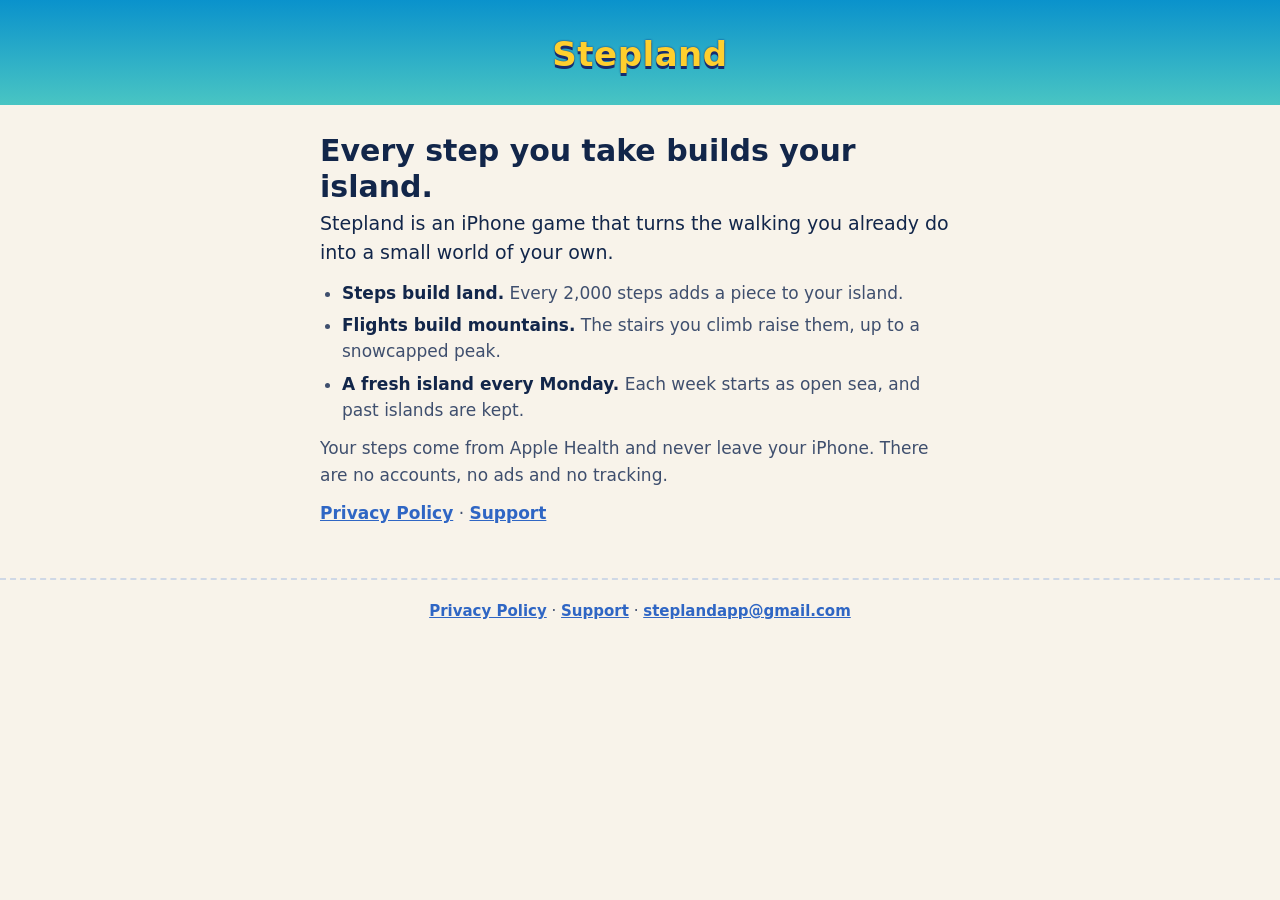
<file: index.html>
<!doctype html>
<html lang="en">
  <head>
    <meta charset="utf-8" />
    <meta name="viewport" content="width=device-width, initial-scale=1" />
    <title>Stepland</title>
    <link rel="stylesheet" href="style.css" />
  </head>
  <body>
    <header><a href="./">Stepland</a></header>
    <main>
      <h1>Every step you take builds your island.</h1>
      <p class="lead">Stepland is an iPhone game that turns the walking you already do into a small world of your own.</p>
      <ul>
        <li><b>Steps build land.</b> Every 2,000 steps adds a piece to your island.</li>
        <li><b>Flights build mountains.</b> The stairs you climb raise them, up to a snowcapped peak.</li>
        <li><b>A fresh island every Monday.</b> Each week starts as open sea, and past islands are kept.</li>
      </ul>
      <p>Your steps come from Apple Health and never leave your iPhone. There are no accounts, no ads and no tracking.</p>
      <p><a href="privacy/">Privacy Policy</a> · <a href="support/">Support</a></p>
    </main>
    <footer><a href="privacy/">Privacy Policy</a> · <a href="support/">Support</a> · <a href="mailto:steplandapp@gmail.com">steplandapp@gmail.com</a></footer>
  </body>
</html>
</file>
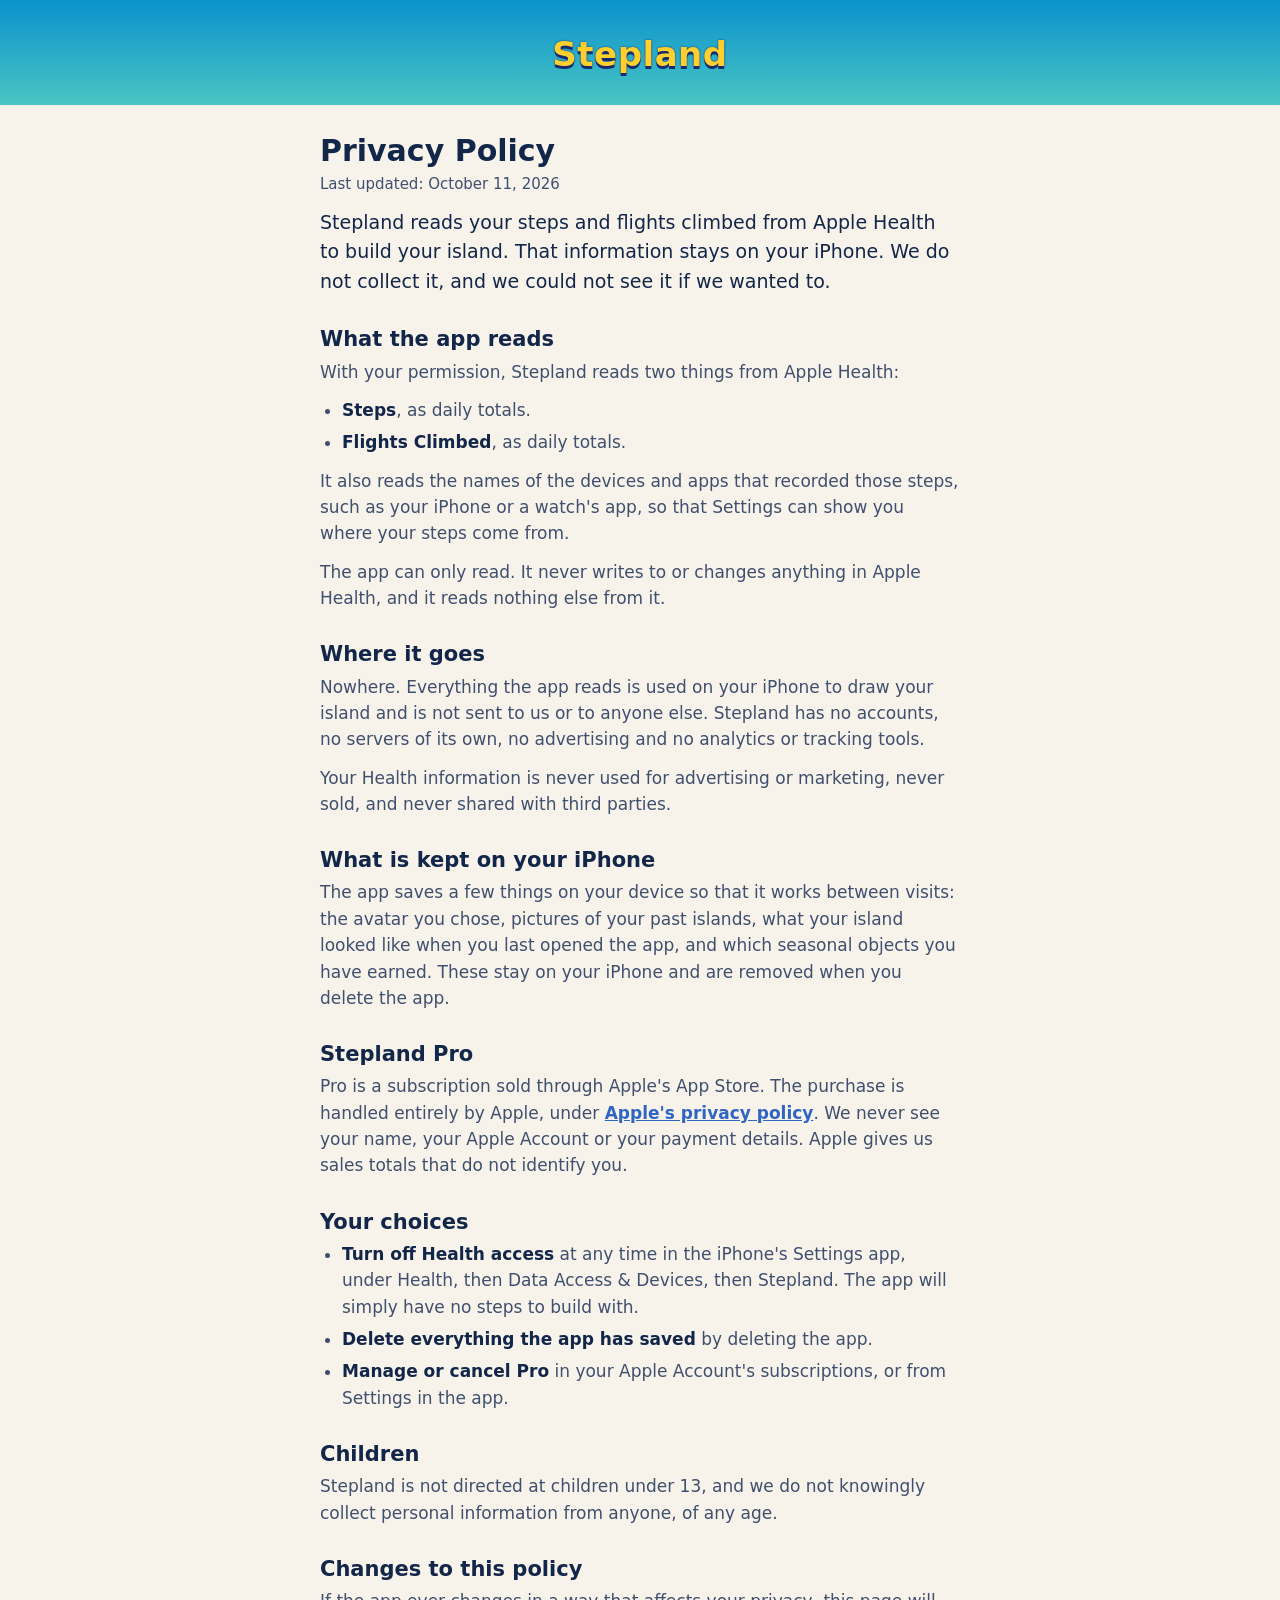
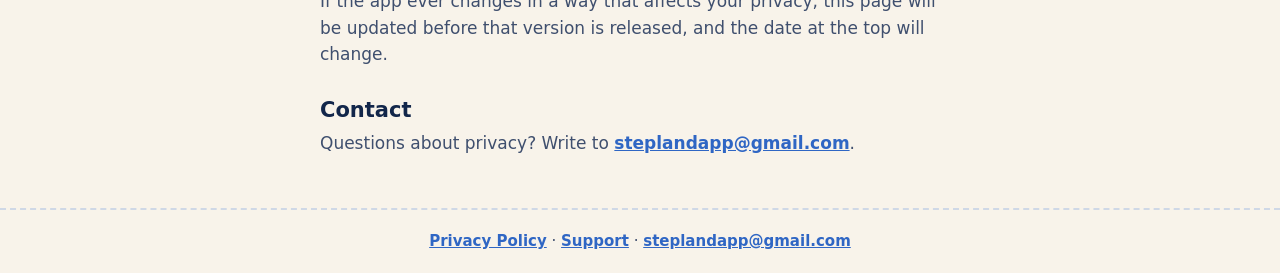
<file: privacy/index.html>
<!doctype html>
<html lang="en">
  <head>
    <meta charset="utf-8" />
    <meta name="viewport" content="width=device-width, initial-scale=1" />
    <title>Privacy Policy · Stepland</title>
    <link rel="stylesheet" href="../style.css" />
  </head>
  <body>
    <header><a href="../">Stepland</a></header>
    <main>
      <h1>Privacy Policy</h1>
      <p class="date">Last updated: October 11, 2026</p>
      <p class="lead">Stepland reads your steps and flights climbed from Apple Health to build your island. That information stays on your iPhone. We do not collect it, and we could not see it if we wanted to.</p>

      <h2>What the app reads</h2>
      <p>With your permission, Stepland reads two things from Apple Health:</p>
      <ul>
        <li><b>Steps</b>, as daily totals.</li>
        <li><b>Flights Climbed</b>, as daily totals.</li>
      </ul>
      <p>It also reads the names of the devices and apps that recorded those steps, such as your iPhone or a watch's app, so that Settings can show you where your steps come from.</p>
      <p>The app can only read. It never writes to or changes anything in Apple Health, and it reads nothing else from it.</p>

      <h2>Where it goes</h2>
      <p>Nowhere. Everything the app reads is used on your iPhone to draw your island and is not sent to us or to anyone else. Stepland has no accounts, no servers of its own, no advertising and no analytics or tracking tools.</p>
      <p>Your Health information is never used for advertising or marketing, never sold, and never shared with third parties.</p>

      <h2>What is kept on your iPhone</h2>
      <p>The app saves a few things on your device so that it works between visits: the avatar you chose, pictures of your past islands, what your island looked like when you last opened the app, and which seasonal objects you have earned. These stay on your iPhone and are removed when you delete the app.</p>

      <h2>Stepland Pro</h2>
      <p>Pro is a subscription sold through Apple's App Store. The purchase is handled entirely by Apple, under <a href="https://www.apple.com/legal/privacy/">Apple's privacy policy</a>. We never see your name, your Apple Account or your payment details. Apple gives us sales totals that do not identify you.</p>

      <h2>Your choices</h2>
      <ul>
        <li><b>Turn off Health access</b> at any time in the iPhone's Settings app, under Health, then Data Access &amp; Devices, then Stepland. The app will simply have no steps to build with.</li>
        <li><b>Delete everything the app has saved</b> by deleting the app.</li>
        <li><b>Manage or cancel Pro</b> in your Apple Account's subscriptions, or from Settings in the app.</li>
      </ul>

      <h2>Children</h2>
      <p>Stepland is not directed at children under 13, and we do not knowingly collect personal information from anyone, of any age.</p>

      <h2>Changes to this policy</h2>
      <p>If the app ever changes in a way that affects your privacy, this page will be updated before that version is released, and the date at the top will change.</p>

      <h2>Contact</h2>
      <p>Questions about privacy? Write to <a href="mailto:steplandapp@gmail.com">steplandapp@gmail.com</a>.</p>
    </main>
    <footer><a href="../privacy/">Privacy Policy</a> · <a href="../support/">Support</a> · <a href="mailto:steplandapp@gmail.com">steplandapp@gmail.com</a></footer>
  </body>
</html>
</file>
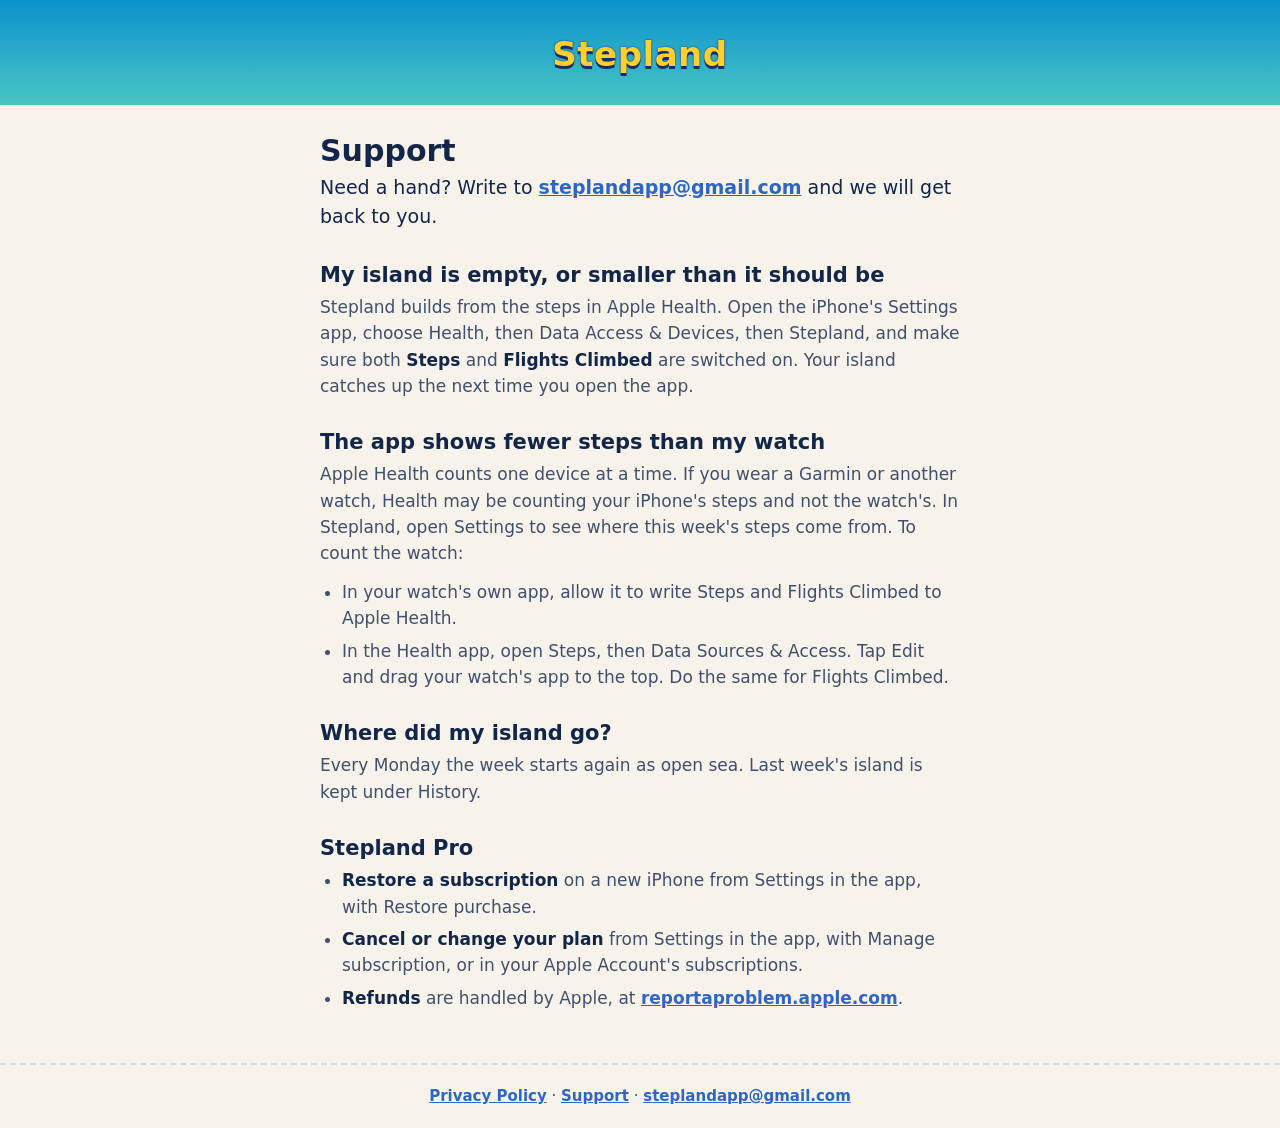
<file: support/index.html>
<!doctype html>
<html lang="en">
  <head>
    <meta charset="utf-8" />
    <meta name="viewport" content="width=device-width, initial-scale=1" />
    <title>Support · Stepland</title>
    <link rel="stylesheet" href="../style.css" />
  </head>
  <body>
    <header><a href="../">Stepland</a></header>
    <main>
      <h1>Support</h1>
      <p class="lead">Need a hand? Write to <a href="mailto:steplandapp@gmail.com">steplandapp@gmail.com</a> and we will get back to you.</p>

      <h2>My island is empty, or smaller than it should be</h2>
      <p>Stepland builds from the steps in Apple Health. Open the iPhone's Settings app, choose Health, then Data Access &amp; Devices, then Stepland, and make sure both <b>Steps</b> and <b>Flights Climbed</b> are switched on. Your island catches up the next time you open the app.</p>

      <h2>The app shows fewer steps than my watch</h2>
      <p>Apple Health counts one device at a time. If you wear a Garmin or another watch, Health may be counting your iPhone's steps and not the watch's. In Stepland, open Settings to see where this week's steps come from. To count the watch:</p>
      <ul>
        <li>In your watch's own app, allow it to write Steps and Flights Climbed to Apple Health.</li>
        <li>In the Health app, open Steps, then Data Sources &amp; Access. Tap Edit and drag your watch's app to the top. Do the same for Flights Climbed.</li>
      </ul>

      <h2>Where did my island go?</h2>
      <p>Every Monday the week starts again as open sea. Last week's island is kept under History.</p>

      <h2>Stepland Pro</h2>
      <ul>
        <li><b>Restore a subscription</b> on a new iPhone from Settings in the app, with Restore purchase.</li>
        <li><b>Cancel or change your plan</b> from Settings in the app, with Manage subscription, or in your Apple Account's subscriptions.</li>
        <li><b>Refunds</b> are handled by Apple, at <a href="https://reportaproblem.apple.com">reportaproblem.apple.com</a>.</li>
      </ul>
    </main>
    <footer><a href="../privacy/">Privacy Policy</a> · <a href="../support/">Support</a> · <a href="mailto:steplandapp@gmail.com">steplandapp@gmail.com</a></footer>
  </body>
</html>
</file>
<file: style.css>
/* The Stepland website: a few plain pages, in the game's colours. */
:root { --ink: #12264a; --ink-soft: #3f4f6e; --navy: #172c6e; --gold: #ffcf2e; --blue: #2f66c4; --rule: #cfd8e6; }
* { box-sizing: border-box; }
body { margin: 0; font: 17px/1.55 ui-rounded, -apple-system, system-ui, 'Segoe UI', sans-serif; color: var(--ink); background: #f8f3ea; }
header { padding: 28px 20px 24px; background: linear-gradient(#0a92cc, #49c5c3); text-align: center; }
header a { font-size: 34px; font-weight: 900; color: var(--gold); text-decoration: none; text-shadow: 0 3px 0 var(--navy), 0 0 2px var(--navy); letter-spacing: 0.5px; }
main { max-width: 680px; margin: 0 auto; padding: 28px 20px 40px; }
h1 { margin: 0 0 4px; font-size: 30px; line-height: 1.2; }
h2 { margin: 30px 0 6px; font-size: 21px; line-height: 1.25; }
p, li { color: var(--ink-soft); }
p { margin: 0 0 12px; }
ul { margin: 0 0 12px; padding-left: 22px; }
li { margin-bottom: 6px; }
b { color: var(--ink); }
a { color: var(--blue); font-weight: 700; }
.date { font-size: 15px; }
.lead { font-size: 19px; color: var(--ink); }
footer { padding: 20px; border-top: 2px dashed var(--rule); text-align: center; font-size: 15px; color: var(--ink-soft); }
</file>
